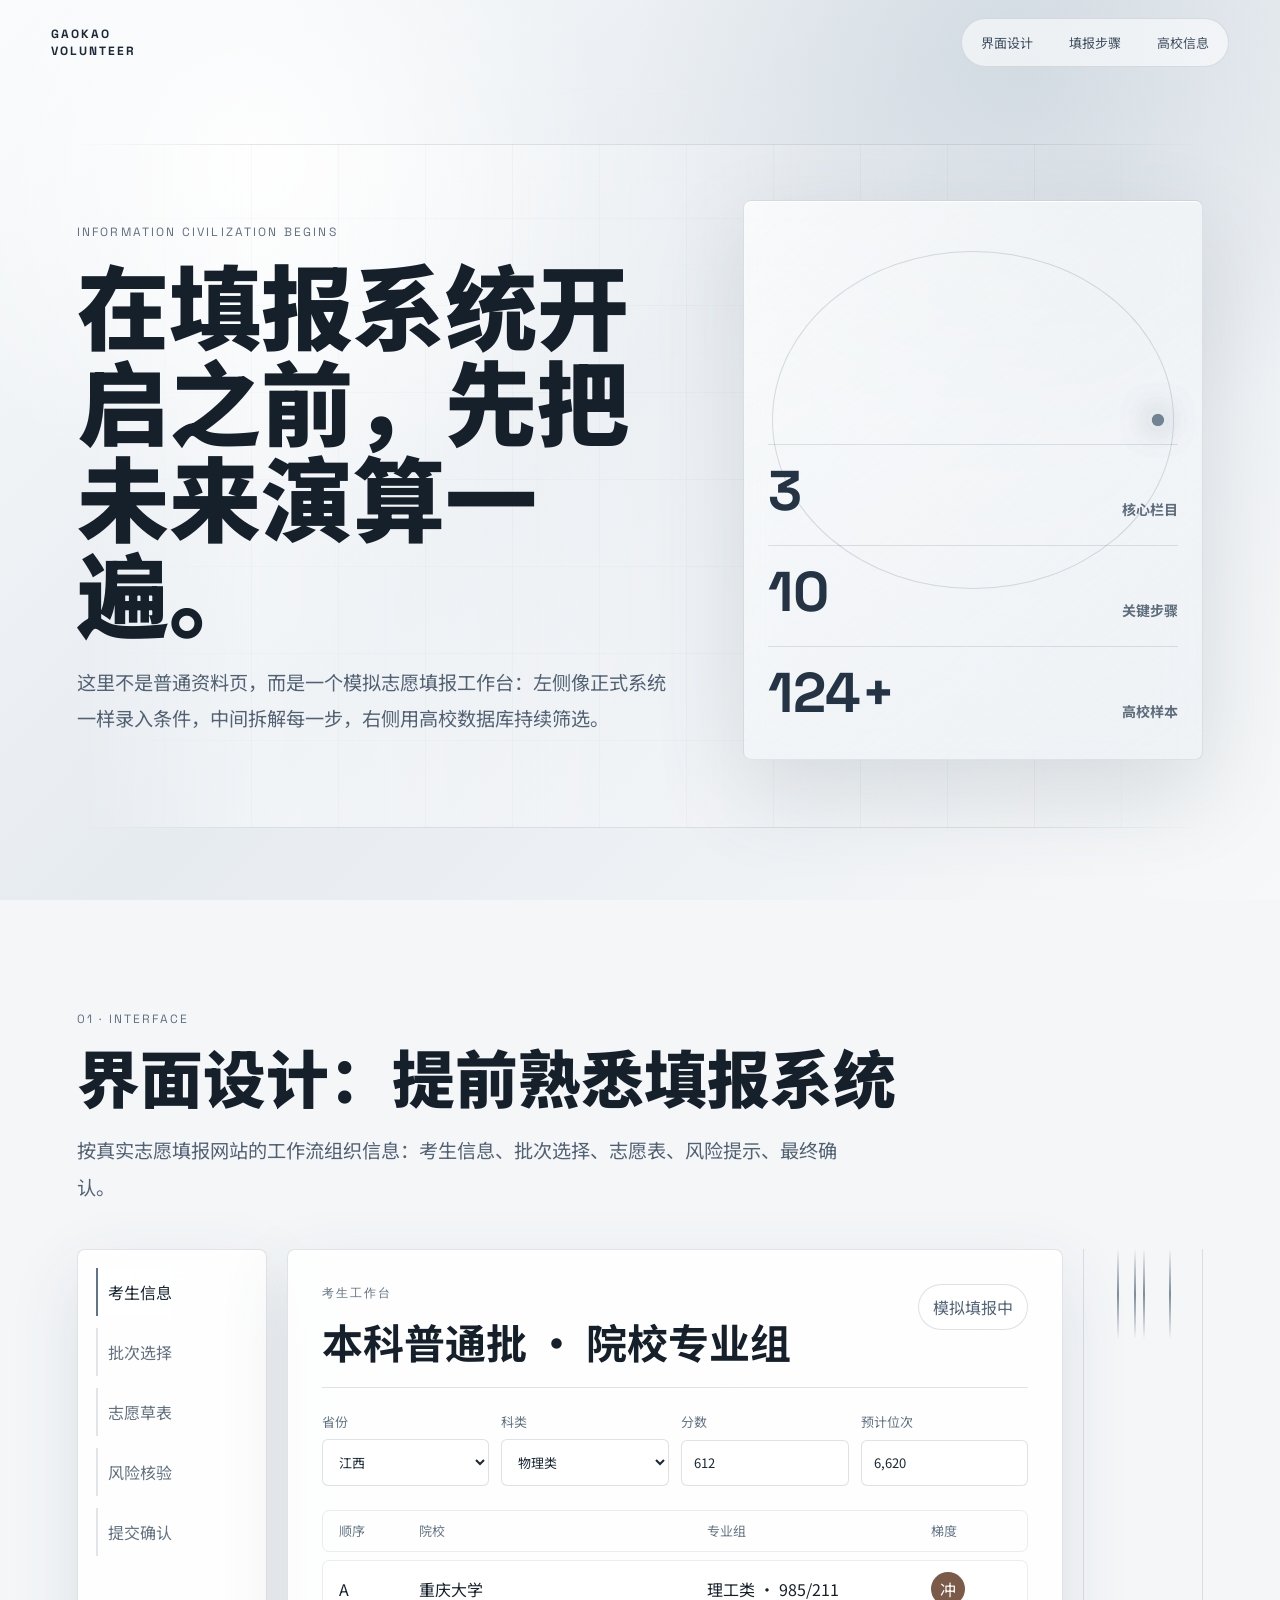
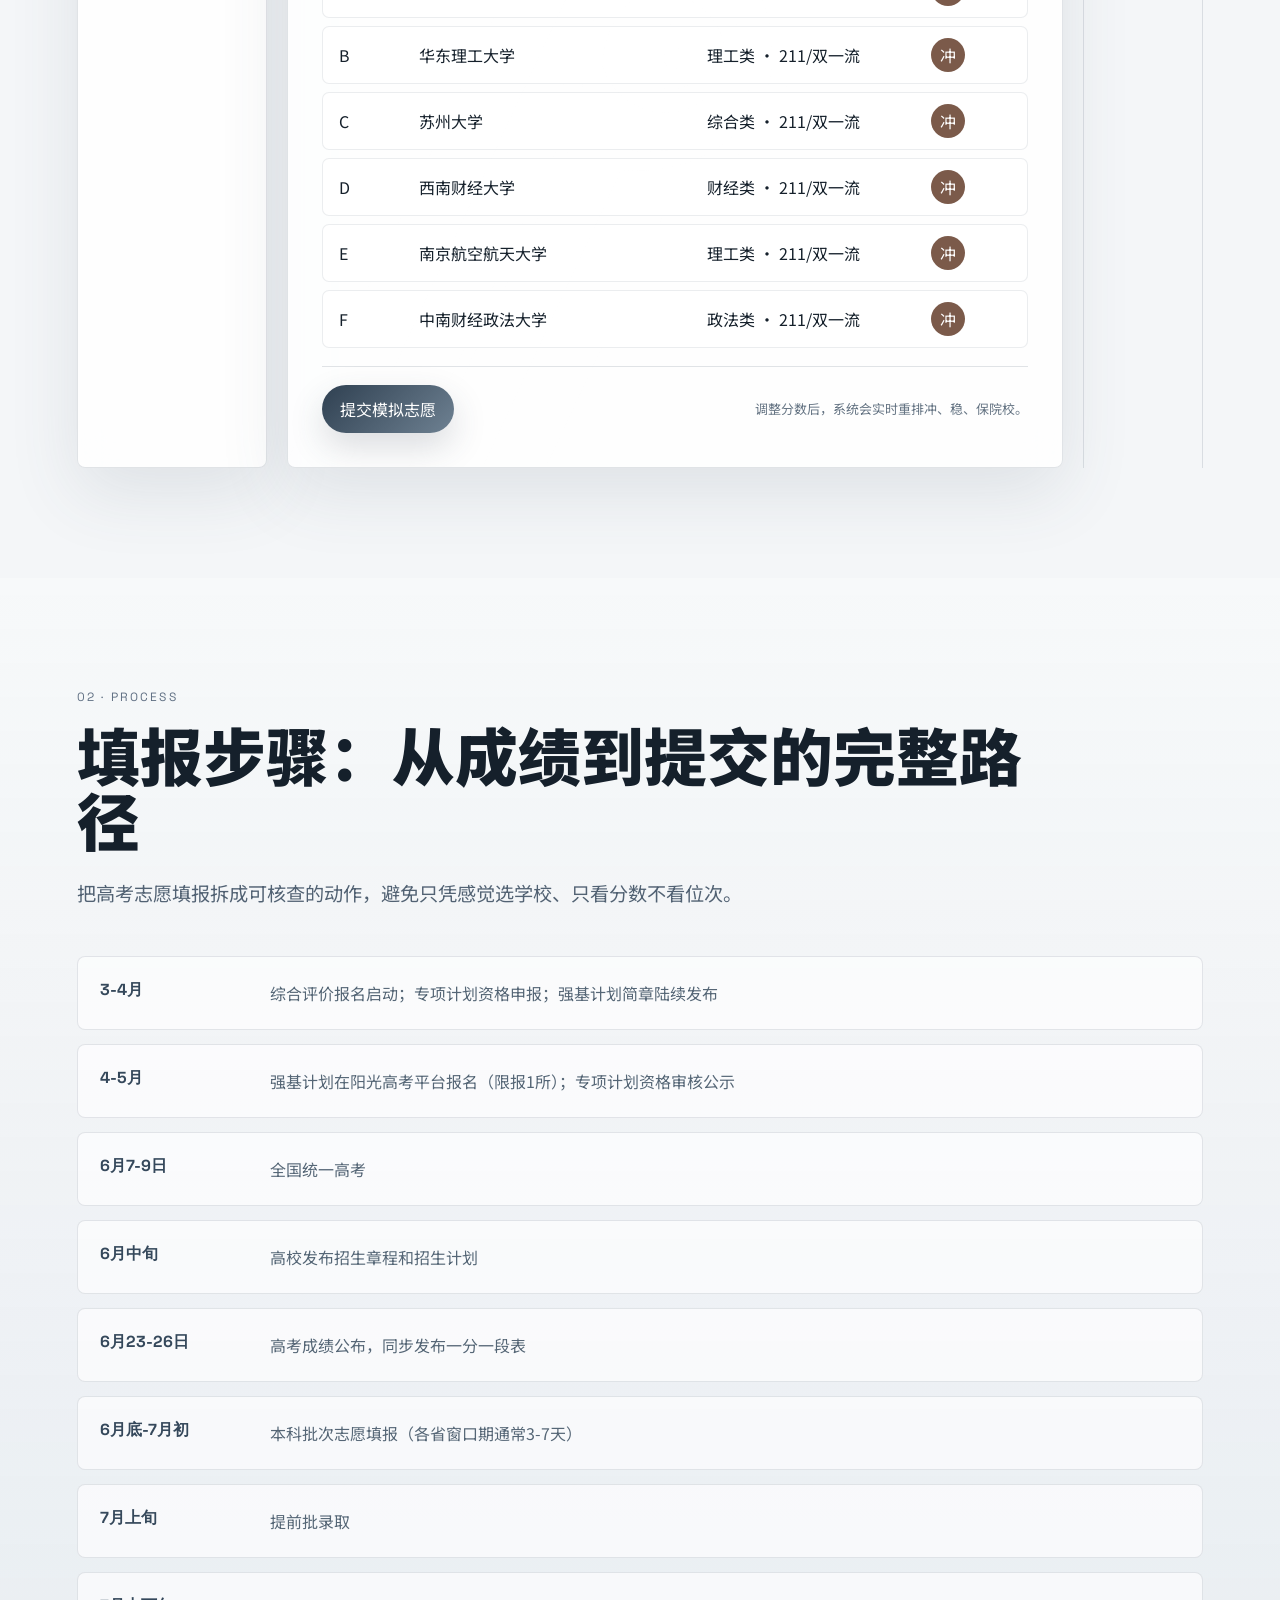
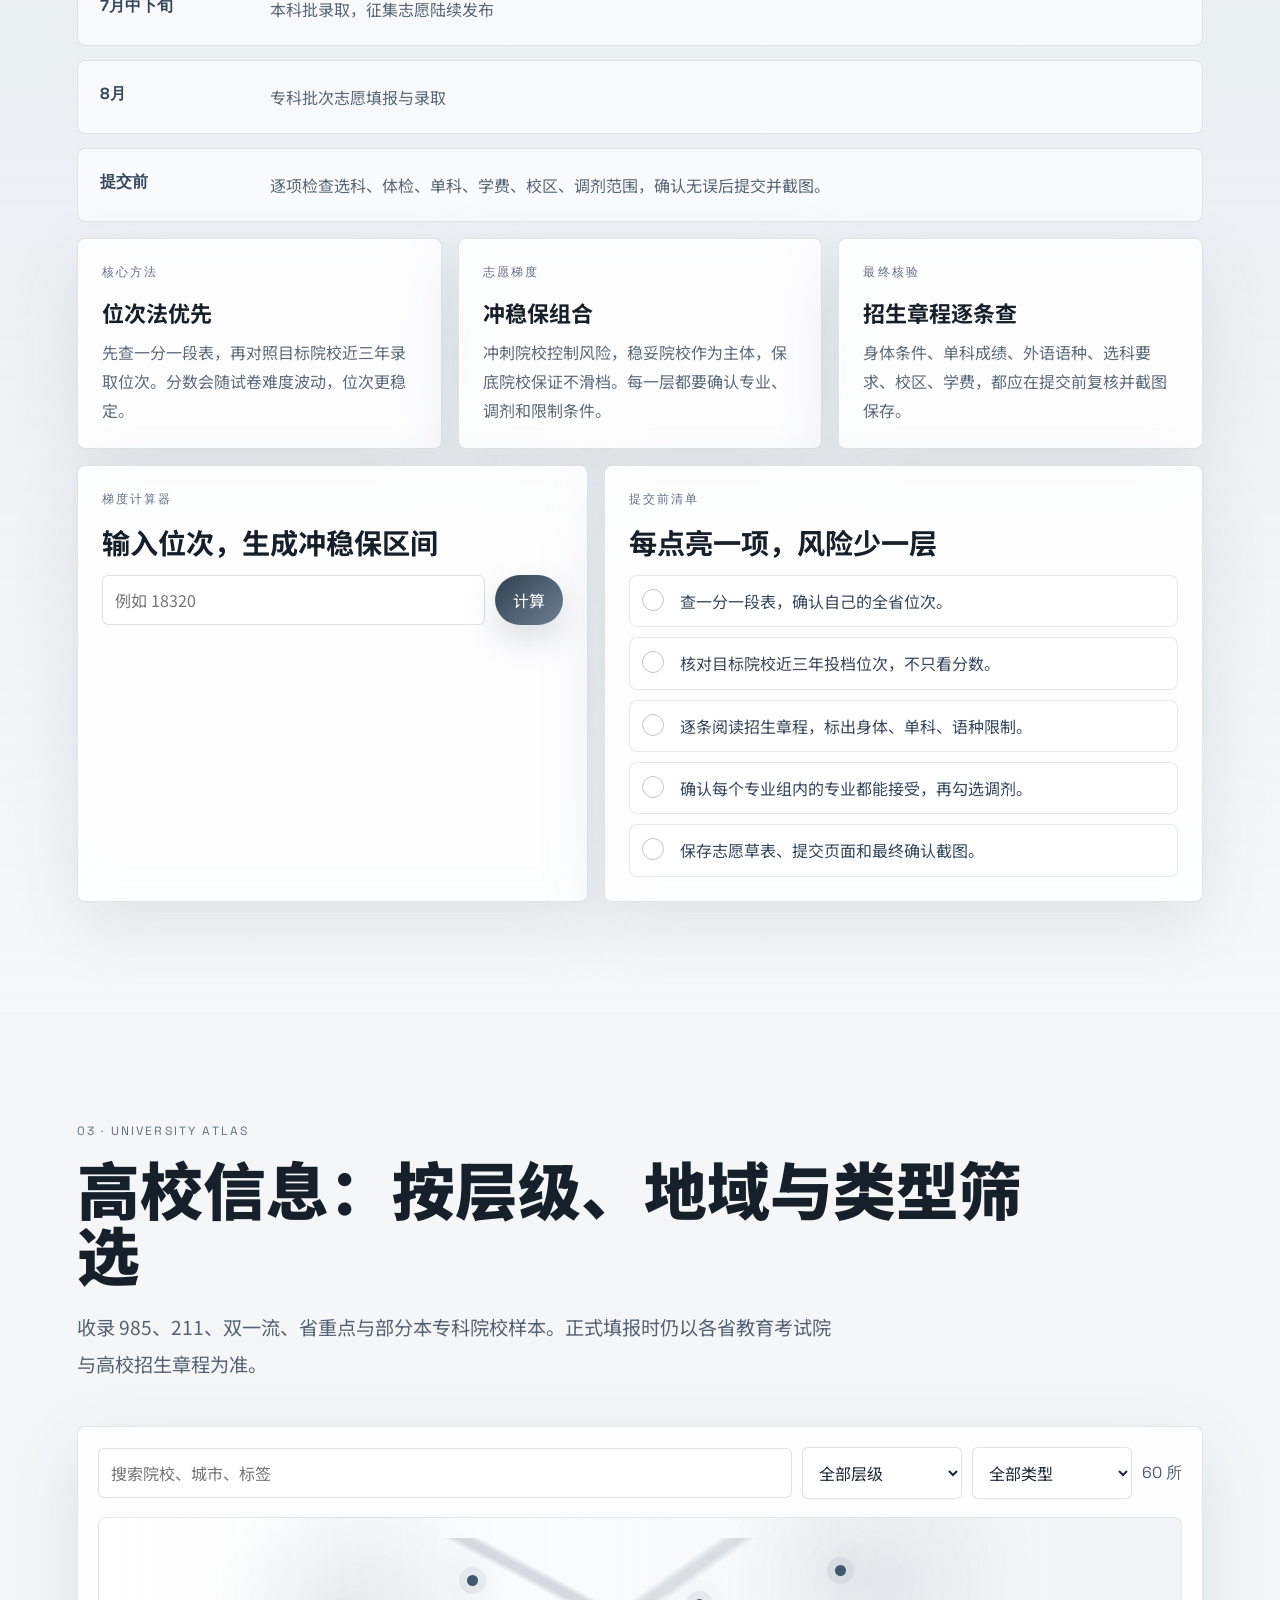
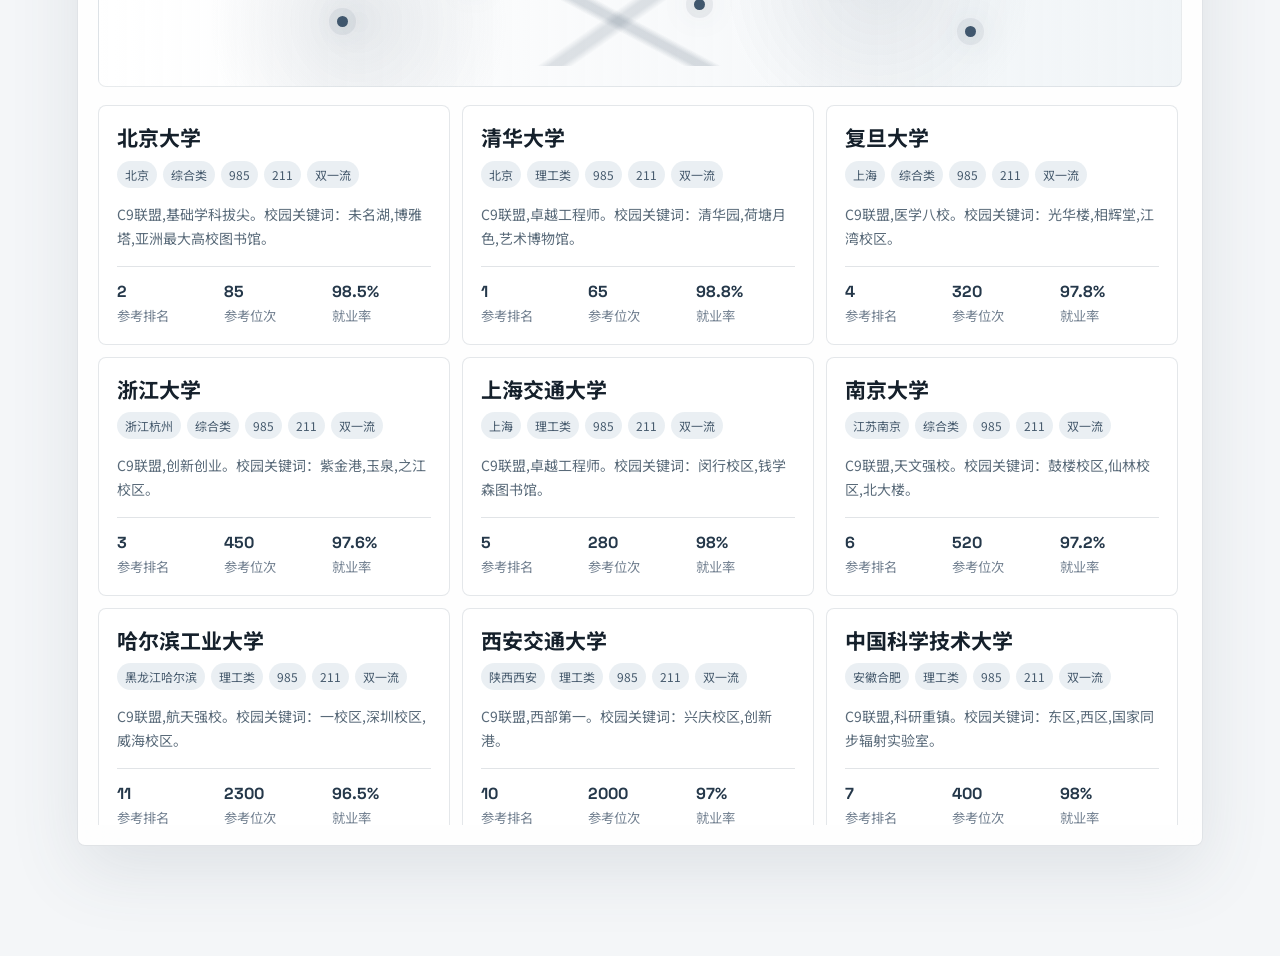
<file: index.html>
<!doctype html>
<html lang="zh-CN">
<head>
  <meta charset="utf-8">
  <meta name="viewport" content="width=device-width, initial-scale=1">
  <title>高考志愿填报帮助站</title>
  <meta name="description" content="提前熟悉高考志愿填报界面、完整填报步骤与高校信息查询。">
  <link rel="icon" href="data:image/svg+xml,%3Csvg xmlns='http://www.w3.org/2000/svg' viewBox='0 0 64 64'%3E%3Crect width='64' height='64' rx='14' fill='%23eef1f4'/%3E%3Cpath d='M15 38c10-15 24-15 34 0' fill='none' stroke='%234e5b68' stroke-width='4' stroke-linecap='round'/%3E%3Cpath d='M22 28h20M22 36h15' stroke='%238996a3' stroke-width='4' stroke-linecap='round'/%3E%3C/svg%3E">
  <link rel="preconnect" href="https://fonts.googleapis.com">
  <link rel="preconnect" href="https://fonts.gstatic.com" crossorigin>
  <link href="https://fonts.googleapis.com/css2?family=Noto+Sans+SC:wght@400;500;700;900&family=Space+Grotesk:wght@500;700&display=swap" rel="stylesheet">
  <link rel="stylesheet" href="css/future.css">
</head>
<body>
  <canvas class="field-canvas" id="fieldCanvas" aria-hidden="true"></canvas>

  <section class="portal" id="portal" aria-label="开幕">
    <canvas class="portal__canvas" id="portalCanvas" aria-hidden="true"></canvas>
    <div class="portal__copy">
      <p class="micro">COLLEGE APPLICATION SYSTEM</p>
      <h1>高考志愿填报帮助站</h1>
      <p>把界面、步骤与高校信息提前展开，让选择不再只发生在截止前的几小时。</p>
    </div>
  </section>

  <header class="chrome">
    <a class="brand" href="#top" aria-label="回到顶部">
      <span>GAOKAO</span>
      <span>VOLUNTEER</span>
    </a>
    <nav class="nav" aria-label="主栏目">
      <a href="#interface">界面设计</a>
      <a href="#steps">填报步骤</a>
      <a href="#universities">高校信息</a>
    </nav>
  </header>

  <main id="top">
    <section class="hero">
      <div class="hero__grid" aria-hidden="true"></div>
      <div class="hero__content reveal">
        <p class="micro">INFORMATION CIVILIZATION BEGINS</p>
        <h2>在填报系统开启之前，先把未来演算一遍。</h2>
        <p class="lead">这里不是普通资料页，而是一个模拟志愿填报工作台：左侧像正式系统一样录入条件，中间拆解每一步，右侧用高校数据库持续筛选。</p>
      </div>
      <div class="hero__panel reveal" aria-label="模拟数据总览">
        <div class="orbit"></div>
        <div class="metric"><span>3</span><b>核心栏目</b></div>
        <div class="metric"><span>10</span><b>关键步骤</b></div>
        <div class="metric"><span id="heroUniCount">100+</span><b>高校样本</b></div>
      </div>
    </section>

    <section class="section" id="interface">
      <div class="section__head reveal">
        <p class="micro">01 · INTERFACE</p>
        <h2>界面设计：提前熟悉填报系统</h2>
        <p>按真实志愿填报网站的工作流组织信息：考生信息、批次选择、志愿表、风险提示、最终确认。</p>
      </div>
      <div class="simulator reveal">
        <aside class="simulator__side">
          <span class="step-dot is-on">考生信息</span>
          <span class="step-dot">批次选择</span>
          <span class="step-dot">志愿草表</span>
          <span class="step-dot">风险核验</span>
          <span class="step-dot">提交确认</span>
        </aside>
        <div class="simulator__desk">
          <div class="desk-top">
            <div>
              <p class="micro">考生工作台</p>
              <h3>本科普通批 · 院校专业组</h3>
            </div>
            <div class="status-pill">模拟填报中</div>
          </div>
          <div class="form-grid">
            <label>省份<select id="mockProvince"><option>江西</option><option>广东</option><option>江苏</option><option>山东</option></select></label>
            <label>科类<select id="mockSubject"><option>物理类</option><option>历史类</option><option>综合改革</option></select></label>
            <label>分数<input id="mockScore" type="number" value="612" min="200" max="750"></label>
            <label>预计位次<input id="mockRank" type="text" value="18,320" readonly></label>
          </div>
          <div class="volunteer-table" role="table" aria-label="志愿草表">
            <div class="trow thead"><span>顺序</span><span>院校</span><span>专业组</span><span>梯度</span></div>
            <div id="mockRows"></div>
          </div>
          <div class="desk-actions">
            <button class="primary-btn" id="mockSubmit" type="button">提交模拟志愿</button>
            <p id="mockHint">调整分数后，系统会实时重排冲、稳、保院校。</p>
          </div>
        </div>
        <div class="simulator__signal" aria-hidden="true">
          <span></span><span></span><span></span><span></span>
        </div>
      </div>
    </section>

    <section class="section section--steps" id="steps">
      <div class="section__head reveal">
        <p class="micro">02 · PROCESS</p>
        <h2>填报步骤：从成绩到提交的完整路径</h2>
        <p>把高考志愿填报拆成可核查的动作，避免只凭感觉选学校、只看分数不看位次。</p>
      </div>
      <div class="timeline" id="timeline"></div>
      <div class="knowledge-grid reveal">
        <article>
          <p class="micro">核心方法</p>
          <h3>位次法优先</h3>
          <p>先查一分一段表，再对照目标院校近三年录取位次。分数会随试卷难度波动，位次更稳定。</p>
        </article>
        <article>
          <p class="micro">志愿梯度</p>
          <h3>冲稳保组合</h3>
          <p>冲刺院校控制风险，稳妥院校作为主体，保底院校保证不滑档。每一层都要确认专业、调剂和限制条件。</p>
        </article>
        <article>
          <p class="micro">最终核验</p>
          <h3>招生章程逐条查</h3>
          <p>身体条件、单科成绩、外语语种、选科要求、校区、学费，都应在提交前复核并截图保存。</p>
        </article>
      </div>
      <div class="tools-grid reveal">
        <article class="rank-tool">
          <p class="micro">梯度计算器</p>
          <h3>输入位次，生成冲稳保区间</h3>
          <div class="tool-row">
            <input id="rankCalc" type="number" placeholder="例如 18320">
            <button class="primary-btn" id="rankCalcBtn" type="button">计算</button>
          </div>
          <div class="range-result" id="rangeResult"></div>
        </article>
        <article class="check-tool">
          <p class="micro">提交前清单</p>
          <h3>每点亮一项，风险少一层</h3>
          <div class="checklist" id="checklist"></div>
        </article>
      </div>
    </section>

    <section class="section" id="universities">
      <div class="section__head reveal">
        <p class="micro">03 · UNIVERSITY ATLAS</p>
        <h2>高校信息：按层级、地域与类型筛选</h2>
        <p>收录 985、211、双一流、省重点与部分本专科院校样本。正式填报时仍以各省教育考试院与高校招生章程为准。</p>
      </div>
      <div class="uni-console reveal">
        <div class="filters">
          <input id="uniSearch" type="search" placeholder="搜索院校、城市、标签">
          <select id="uniLevel">
            <option value="">全部层级</option>
            <option value="985">985</option>
            <option value="211">211</option>
            <option value="双一流">双一流</option>
            <option value="省重点">省重点</option>
            <option value="二本">二本</option>
            <option value="专科">专科</option>
          </select>
          <select id="uniType">
            <option value="">全部类型</option>
            <option value="综合类">综合类</option>
            <option value="理工类">理工类</option>
            <option value="师范类">师范类</option>
            <option value="财经类">财经类</option>
            <option value="医学类">医学类</option>
            <option value="农林类">农林类</option>
            <option value="政法类">政法类</option>
          </select>
          <span class="result-count" id="uniCount">0 所</span>
        </div>
        <div class="map-band" aria-hidden="true">
          <div class="map-node n1"></div><div class="map-node n2"></div><div class="map-node n3"></div>
          <div class="map-node n4"></div><div class="map-node n5"></div>
        </div>
        <div class="uni-grid" id="uniGrid"></div>
      </div>
    </section>
  </main>

  <div class="toast" id="toast" role="status" aria-live="polite"></div>

  <script src="data/content.js"></script>
  <script src="data/universities.js"></script>
  <script src="js/future-site.js"></script>
</body>
</html>
</file>
<file: css/future.css>
:root {
  --bg: #f4f6f8;
  --paper: rgba(255,255,255,.72);
  --paper-strong: rgba(255,255,255,.92);
  --ink: #15202b;
  --mut: #66717d;
  --line: rgba(92,107,122,.18);
  --silver: #c9d0d8;
  --silver-2: #eef2f5;
  --ac: #4e6478;
  --ac-2: #91a2b2;
  --rush: #7b5a4a;
  --steady: #4f6f67;
  --safe: #536c88;
  --ease: cubic-bezier(.16,1,.3,1);
  --sans: "Noto Sans SC", -apple-system, BlinkMacSystemFont, "PingFang SC", "Microsoft YaHei", sans-serif;
  --mono: "Space Grotesk", ui-monospace, SFMono-Regular, Menlo, Consolas, monospace;
}

* { box-sizing: border-box; }
html { scroll-behavior: smooth; background: var(--bg); }
body {
  margin: 0;
  color: var(--ink);
  font-family: var(--sans);
  -webkit-font-smoothing: antialiased;
  text-rendering: optimizeLegibility;
  overflow-x: hidden;
}
body::before {
  content: "";
  position: fixed;
  inset: 0;
  pointer-events: none;
  z-index: -2;
  background:
    radial-gradient(circle at 20% 18%, rgba(255,255,255,.92), transparent 28%),
    radial-gradient(circle at 80% 8%, rgba(183,196,207,.42), transparent 30%),
    linear-gradient(135deg, #f8fafb 0%, #e6ebf0 46%, #f7f8f9 100%);
}
body::after {
  content: "";
  position: fixed;
  inset: 0;
  pointer-events: none;
  z-index: 5;
  opacity: .09;
  background-image: linear-gradient(rgba(21,32,43,.06) 1px, transparent 1px), linear-gradient(90deg, rgba(21,32,43,.05) 1px, transparent 1px);
  background-size: 44px 44px;
  mask-image: radial-gradient(circle at 50% 26%, black 0, transparent 72%);
}

a { color: inherit; text-decoration: none; }
button, input, select { font: inherit; }
::selection { background: #203040; color: white; }

.field-canvas {
  position: fixed;
  inset: 0;
  z-index: -1;
  width: 100%;
  height: 100%;
  pointer-events: none;
}

.portal {
  position: fixed;
  inset: 0;
  z-index: 50;
  display: grid;
  place-items: center;
  overflow: hidden;
  background: #edf1f5;
  transition: opacity .9s var(--ease), visibility .9s var(--ease);
}
.portal.is-done { opacity: 0; visibility: hidden; }
.portal__canvas { position: absolute; inset: 0; width: 100%; height: 100%; }
.portal__copy {
  position: relative;
  width: min(960px, calc(100vw - 40px));
  text-align: center;
  transform: translateY(10px);
  animation: portalCopy 2.7s var(--ease) both;
}
.portal h1 {
  margin: 0;
  font-size: clamp(42px, 8vw, 112px);
  line-height: 1.02;
  font-weight: 900;
  letter-spacing: 0;
  color: #192432;
}
.portal p:last-child {
  margin: 22px auto 0;
  max-width: 680px;
  color: #566371;
  font-size: clamp(15px, 1.6vw, 20px);
  line-height: 1.9;
}
@keyframes portalCopy {
  0%, 34% { opacity: 0; filter: blur(14px); transform: translateY(28px) scale(.96); }
  58%, 82% { opacity: 1; filter: blur(0); transform: translateY(0) scale(1); }
  100% { opacity: 0; filter: blur(10px); transform: translateY(-16px) scale(1.02); }
}

.chrome {
  position: fixed;
  top: 0;
  left: 0;
  right: 0;
  z-index: 20;
  display: flex;
  align-items: center;
  justify-content: space-between;
  padding: 18px clamp(18px, 4vw, 60px);
  color: #1b2836;
  opacity: 0;
  transform: translateY(-12px);
  animation: chromeIn .8s var(--ease) 2.8s forwards;
}
@keyframes chromeIn { to { opacity: 1; transform: none; } }
.brand {
  display: grid;
  gap: 1px;
  font-family: var(--mono);
  font-weight: 700;
  font-size: 12px;
  letter-spacing: .16em;
}
.nav {
  display: flex;
  gap: 8px;
  padding: 5px;
  border: 1px solid var(--line);
  border-radius: 999px;
  background: rgba(255,255,255,.58);
  backdrop-filter: blur(18px);
}
.nav a {
  padding: 9px 14px;
  border-radius: 999px;
  color: #405060;
  font-size: 13px;
  transition: background .25s var(--ease), color .25s var(--ease);
}
.nav a:hover { background: white; color: #15202b; }

.hero {
  position: relative;
  min-height: 100svh;
  display: grid;
  grid-template-columns: minmax(0, 1fr) minmax(320px, 460px);
  align-items: center;
  gap: clamp(28px, 5vw, 80px);
  padding: 110px clamp(22px, 6vw, 86px) 50px;
}
.hero__grid {
  position: absolute;
  inset: 16vh 6vw 8vh;
  border: 1px solid rgba(90,104,119,.16);
  background:
    linear-gradient(90deg, rgba(255,255,255,.52), transparent),
    repeating-linear-gradient(90deg, transparent 0 86px, rgba(92,107,122,.12) 87px),
    repeating-linear-gradient(0deg, transparent 0 86px, rgba(92,107,122,.1) 87px);
  mask-image: linear-gradient(90deg, transparent, black 16%, black 84%, transparent);
}
.hero__content, .section__head { position: relative; z-index: 1; }
.micro {
  margin: 0 0 14px;
  font-family: var(--mono);
  font-size: 12px;
  line-height: 1.6;
  letter-spacing: .18em;
  color: #607083;
  text-transform: uppercase;
}
.hero h2, .section__head h2 {
  margin: 0;
  max-width: 980px;
  font-size: clamp(42px, 7.2vw, 110px);
  line-height: 1.04;
  font-weight: 900;
  letter-spacing: 0;
}
.section__head h2 { font-size: clamp(34px, 4.9vw, 76px); }
.lead, .section__head p:last-child {
  max-width: 760px;
  margin: 24px 0 0;
  color: #526273;
  font-size: clamp(16px, 1.5vw, 21px);
  line-height: 1.9;
}
.hero__panel {
  position: relative;
  min-height: 560px;
  border: 1px solid rgba(101,116,132,.18);
  background: linear-gradient(145deg, rgba(255,255,255,.72), rgba(232,238,243,.42));
  box-shadow: 0 32px 90px rgba(68,84,101,.16), inset 0 1px 0 white;
  backdrop-filter: blur(16px);
  overflow: hidden;
  display: grid;
  align-content: end;
  gap: 12px;
  padding: 24px;
  border-radius: 8px;
}
.orbit {
  position: absolute;
  inset: 50px 28px 170px;
  border: 1px solid rgba(60,80,100,.18);
  border-radius: 50%;
}
.orbit::before, .orbit::after {
  content: "";
  position: absolute;
  width: 12px;
  height: 12px;
  border-radius: 50%;
  background: #728394;
  box-shadow: 0 0 30px rgba(94,113,132,.65);
  animation: orbit 7s linear infinite;
}
.orbit::after { animation-duration: 10s; animation-direction: reverse; }
@keyframes orbit {
  from { offset-distance: 0%; }
  to { offset-distance: 100%; }
}
.orbit::before, .orbit::after { offset-path: ellipse(46% 36% at 50% 50%); }
.metric {
  position: relative;
  display: flex;
  align-items: end;
  justify-content: space-between;
  padding: 18px 0 14px;
  border-top: 1px solid var(--line);
}
.metric span { font: 700 clamp(34px, 5vw, 56px)/1 var(--mono); color: #243444; }
.metric b { font-size: 14px; color: #5e6d7c; }

.section {
  position: relative;
  padding: 110px clamp(22px, 6vw, 86px);
}
.section--steps {
  background: linear-gradient(180deg, rgba(255,255,255,.3), rgba(222,229,235,.42), rgba(255,255,255,.24));
}

.simulator {
  position: relative;
  margin-top: 44px;
  min-height: 620px;
  display: grid;
  grid-template-columns: 190px minmax(0, 1fr) 120px;
  gap: 20px;
  --mx: 50%;
  --my: 50%;
}
.simulator__side, .simulator__desk, .knowledge-grid article, .tools-grid article, .uni-console {
  border: 1px solid rgba(92,107,122,.18);
  border-radius: 8px;
  background: rgba(255,255,255,.84);
  box-shadow: 0 24px 70px rgba(67,84,102,.12), inset 0 1px 0 white;
  backdrop-filter: blur(18px);
}
.simulator__side {
  padding: 18px;
  display: grid;
  align-content: start;
  gap: 12px;
}
.step-dot {
  display: block;
  padding: 12px 10px;
  color: #627180;
  border-left: 2px solid rgba(96,112,128,.18);
}
.step-dot.is-on {
  color: #182532;
  border-color: #5e7488;
  background: linear-gradient(90deg, rgba(255,255,255,.8), transparent);
}
.simulator__desk { padding: clamp(18px, 3vw, 34px); }
.simulator__desk::before {
  content: "";
  position: absolute;
  inset: 0;
  pointer-events: none;
  opacity: .8;
  background: radial-gradient(circle at var(--mx) var(--my), rgba(255,255,255,.92), transparent 22%),
    linear-gradient(115deg, transparent 30%, rgba(255,255,255,.34), transparent 58%);
  mix-blend-mode: screen;
  transition: opacity .3s var(--ease);
}
.simulator:not(:hover) .simulator__desk::before { opacity: .18; }
.simulator__desk { position: relative; overflow: hidden; }
.simulator__desk > * { position: relative; z-index: 1; }
.desk-top {
  display: flex;
  justify-content: space-between;
  gap: 20px;
  align-items: start;
  padding-bottom: 22px;
  border-bottom: 1px solid var(--line);
}
.desk-top h3 { margin: 0; font-size: clamp(24px, 3.2vw, 46px); line-height: 1.15; }
.status-pill {
  padding: 10px 14px;
  border: 1px solid rgba(86,103,120,.2);
  border-radius: 999px;
  background: white;
  color: #526579;
  white-space: nowrap;
}
.form-grid {
  display: grid;
  grid-template-columns: repeat(4, minmax(0, 1fr));
  gap: 12px;
  margin: 24px 0;
}
label {
  display: grid;
  gap: 8px;
  color: #647484;
  font-size: 13px;
}
input, select {
  width: 100%;
  border: 1px solid rgba(91,108,124,.2);
  border-radius: 6px;
  background: rgba(255,255,255,.82);
  color: #1a2836;
  padding: 12px 12px;
  outline: none;
}
input:focus, select:focus { border-color: #6d8194; box-shadow: 0 0 0 4px rgba(109,129,148,.12); }
.volunteer-table { display: grid; gap: 8px; }
.trow {
  display: grid;
  grid-template-columns: 70px 1.3fr 1fr 80px;
  gap: 10px;
  align-items: center;
  min-height: 58px;
  padding: 0 16px;
  background: rgba(255,255,255,.58);
  border: 1px solid rgba(95,111,126,.12);
  border-radius: 7px;
  cursor: grab;
  transition: transform .28s var(--ease), background .28s var(--ease), border-color .28s var(--ease), box-shadow .28s var(--ease);
}
#mockRows { display: grid; gap: 8px; }
#mockRows .trow:hover {
  transform: translateX(8px);
  background: rgba(255,255,255,.86);
  border-color: rgba(83,101,118,.28);
  box-shadow: 0 14px 36px rgba(72,88,105,.12);
}
#mockRows .trow.is-new {
  animation: rowMaterialize .55s var(--ease) both;
}
#mockRows .trow.is-dragging { opacity: .48; transform: scale(.985); cursor: grabbing; }
@keyframes rowMaterialize {
  from { opacity: 0; transform: translateY(16px); filter: blur(8px); }
  to { opacity: 1; transform: none; filter: blur(0); }
}
.thead { min-height: 42px; color: #687888; font-size: 13px; background: transparent; }
.risk { justify-self: start; width: 34px; height: 34px; display: grid; place-items: center; border-radius: 50%; color: white; }
.rush { background: var(--rush); }
.steady { background: var(--steady); }
.safe { background: var(--safe); }
.desk-actions {
  display: flex;
  align-items: center;
  justify-content: space-between;
  gap: 18px;
  margin-top: 18px;
  padding-top: 18px;
  border-top: 1px solid var(--line);
}
.desk-actions p {
  margin: 0;
  color: #657483;
  line-height: 1.65;
  font-size: 13px;
}
.primary-btn {
  border: 0;
  border-radius: 999px;
  padding: 12px 18px;
  color: white;
  background: linear-gradient(135deg, #2f4051, #6e8192);
  box-shadow: 0 14px 34px rgba(53,69,85,.18);
  cursor: pointer;
  transition: transform .24s var(--ease), box-shadow .24s var(--ease), filter .24s var(--ease);
  white-space: nowrap;
}
.primary-btn:hover {
  transform: translateY(-2px);
  filter: brightness(1.05);
  box-shadow: 0 18px 42px rgba(53,69,85,.24);
}
.simulator__signal {
  position: relative;
  border-left: 1px solid rgba(95,112,128,.18);
  border-right: 1px solid rgba(95,112,128,.18);
  overflow: hidden;
}
.simulator__signal span {
  position: absolute;
  left: 50%;
  width: 2px;
  height: 90px;
  background: linear-gradient(180deg, transparent, rgba(87,105,123,.75), transparent);
  animation: flowDown 2.4s linear infinite;
}
.simulator__signal span:nth-child(2) { animation-delay: .5s; left: 28%; }
.simulator__signal span:nth-child(3) { animation-delay: 1.1s; left: 72%; }
.simulator__signal span:nth-child(4) { animation-delay: 1.6s; left: 42%; }
@keyframes flowDown { from { transform: translateY(-120px); } to { transform: translateY(700px); } }

.timeline {
  position: relative;
  margin-top: 44px;
  display: grid;
  gap: 14px;
}
.time-item {
  position: relative;
  display: grid;
  grid-template-columns: 150px minmax(0, 1fr);
  gap: 20px;
  align-items: start;
  padding: 22px;
  border: 1px solid rgba(92,107,122,.16);
  border-radius: 8px;
  background: rgba(255,255,255,.62);
  overflow: hidden;
}
.time-item::before {
  content: "";
  position: absolute;
  inset: 0;
  transform: translateX(-110%);
  background: linear-gradient(90deg, transparent, rgba(255,255,255,.72), transparent);
  animation: sheen 5s var(--ease) infinite;
}
@keyframes sheen { 58%, 100% { transform: translateX(110%); } }
.time-item b { font-family: var(--mono); color: #35485b; }
.time-item p { margin: 0; color: #556676; line-height: 1.75; }
.knowledge-grid {
  display: grid;
  grid-template-columns: repeat(3, minmax(0, 1fr));
  gap: 16px;
  margin-top: 16px;
}
.tools-grid {
  display: grid;
  grid-template-columns: minmax(0, .92fr) minmax(0, 1.08fr);
  gap: 16px;
  margin-top: 16px;
}
.tools-grid article {
  padding: 24px;
  background: rgba(255,255,255,.9);
}
.tools-grid h3 {
  margin: 0 0 16px;
  font-size: clamp(22px, 2.2vw, 32px);
  line-height: 1.25;
}
.tool-row {
  display: grid;
  grid-template-columns: minmax(0, 1fr) auto;
  gap: 10px;
}
.range-result {
  display: grid;
  grid-template-columns: repeat(3, minmax(0, 1fr));
  gap: 10px;
  margin-top: 14px;
}
.range-card {
  padding: 16px;
  border: 1px solid rgba(88,106,123,.16);
  border-radius: 8px;
  background: rgba(255,255,255,.64);
  animation: rowMaterialize .45s var(--ease) both;
}
.range-card b {
  display: block;
  margin-bottom: 8px;
  font-size: 18px;
}
.range-card span {
  display: block;
  font-family: var(--mono);
  color: #314558;
}
.range-card small { color: #657587; line-height: 1.6; }
.checklist {
  display: grid;
  gap: 10px;
}
.check-item {
  display: grid;
  grid-template-columns: 28px minmax(0, 1fr);
  gap: 10px;
  align-items: start;
  padding: 12px;
  border: 1px solid rgba(88,106,123,.14);
  border-radius: 8px;
  background: rgba(255,255,255,.52);
  cursor: pointer;
  transition: background .24s var(--ease), transform .24s var(--ease);
}
.check-item:hover { background: rgba(255,255,255,.86); transform: translateX(4px); }
.check-box {
  width: 22px;
  height: 22px;
  border: 1px solid rgba(63,80,98,.32);
  border-radius: 50%;
  position: relative;
  margin-top: 1px;
}
.check-item.is-on .check-box {
  background: #40566b;
  border-color: #40566b;
  box-shadow: 0 0 0 7px rgba(64,86,107,.1);
}
.check-item.is-on .check-box::after {
  content: "";
  position: absolute;
  left: 7px;
  top: 4px;
  width: 6px;
  height: 10px;
  border: solid white;
  border-width: 0 2px 2px 0;
  transform: rotate(45deg);
}
.check-item span { color: #34485b; line-height: 1.65; }
.check-item.is-on span { color: #1d2b38; }
.knowledge-grid article { padding: 24px; }
.knowledge-grid h3 { margin: 0 0 10px; font-size: 22px; }
.knowledge-grid p:last-child { margin: 0; color: #5a6b7a; line-height: 1.8; }

.uni-console { margin-top: 44px; padding: 20px; overflow: hidden; }
.filters {
  display: grid;
  grid-template-columns: minmax(220px, 1fr) 160px 160px auto;
  gap: 10px;
  align-items: center;
  margin-bottom: 18px;
}
.result-count {
  justify-self: end;
  font-family: var(--mono);
  color: #4d6072;
}
.map-band {
  position: relative;
  height: 170px;
  margin-bottom: 18px;
  border: 1px solid rgba(94,111,128,.14);
  background:
    radial-gradient(circle at 24% 62%, rgba(91,109,128,.14), transparent 18%),
    radial-gradient(circle at 72% 38%, rgba(91,109,128,.12), transparent 20%),
    linear-gradient(90deg, rgba(255,255,255,.65), rgba(224,231,237,.42));
  border-radius: 8px;
}
.map-band::before {
  content: "";
  position: absolute;
  inset: 20px;
  background:
    linear-gradient(28deg, transparent 44%, rgba(82,101,120,.22) 45%, rgba(82,101,120,.22) 46%, transparent 47%),
    linear-gradient(145deg, transparent 49%, rgba(82,101,120,.18) 50%, rgba(82,101,120,.18) 51%, transparent 52%);
}
.map-node {
  position: absolute;
  width: 11px;
  height: 11px;
  border-radius: 50%;
  background: #40576d;
  box-shadow: 0 0 0 8px rgba(64,87,109,.08), 0 0 30px rgba(64,87,109,.4);
  animation: pulse 2.8s ease-in-out infinite;
}
.n1 { left: 22%; top: 58%; }
.n2 { left: 34%; top: 34%; animation-delay: .3s; }
.n3 { left: 55%; top: 48%; animation-delay: .7s; }
.n4 { left: 68%; top: 28%; animation-delay: 1.1s; }
.n5 { left: 80%; top: 64%; animation-delay: 1.5s; }
@keyframes pulse { 50% { transform: scale(1.45); opacity: .58; } }
.uni-grid {
  display: grid;
  grid-template-columns: repeat(3, minmax(0, 1fr));
  gap: 12px;
  max-height: 720px;
  overflow: auto;
  padding-right: 4px;
}
.uni-card {
  min-height: 208px;
  padding: 18px;
  border: 1px solid rgba(89,106,122,.16);
  border-radius: 8px;
  background: rgba(255,255,255,.68);
  transition: transform .24s var(--ease), background .24s var(--ease), box-shadow .24s var(--ease);
  transform-style: preserve-3d;
}
.uni-card:hover {
  transform: translateY(-4px) rotateX(var(--rx, 0deg)) rotateY(var(--ry, 0deg));
  background: white;
  box-shadow: 0 20px 48px rgba(65,82,99,.14);
}
.uni-card h3 { margin: 0 0 10px; font-size: 21px; line-height: 1.25; }
.uni-meta {
  display: flex;
  flex-wrap: wrap;
  gap: 6px;
  margin-bottom: 14px;
}
.uni-meta span {
  padding: 5px 8px;
  border-radius: 999px;
  background: rgba(226,232,238,.7);
  color: #465a6d;
  font-size: 12px;
}
.uni-card p { margin: 0; color: #596a79; line-height: 1.72; font-size: 14px; }
.uni-stats {
  display: grid;
  grid-template-columns: repeat(3, 1fr);
  gap: 8px;
  margin-top: 16px;
  padding-top: 14px;
  border-top: 1px solid var(--line);
}
.uni-stats b { display: block; font-family: var(--mono); color: #25384a; }
.uni-stats small { color: #738191; }

.reveal {
  opacity: 0;
  transform: translateY(24px);
  transition: opacity .7s var(--ease), transform .7s var(--ease);
}
.reveal.is-visible { opacity: 1; transform: none; }

.toast {
  position: fixed;
  left: 50%;
  bottom: 24px;
  z-index: 60;
  max-width: min(520px, calc(100vw - 32px));
  padding: 13px 18px;
  border: 1px solid rgba(88,106,123,.18);
  border-radius: 999px;
  background: rgba(255,255,255,.82);
  box-shadow: 0 24px 70px rgba(65,82,99,.18);
  color: #243342;
  backdrop-filter: blur(18px);
  transform: translate(-50%, 18px);
  opacity: 0;
  pointer-events: none;
  transition: opacity .32s var(--ease), transform .32s var(--ease);
}
.toast.is-on { opacity: 1; transform: translate(-50%, 0); }

@media (max-width: 900px) {
  .chrome { align-items: start; gap: 16px; }
  .nav { max-width: 68vw; overflow-x: auto; }
  .nav a { white-space: nowrap; }
  .hero { grid-template-columns: 1fr; padding-top: 104px; }
  .hero__panel { min-height: 420px; }
  .simulator { grid-template-columns: 1fr; }
  .simulator__signal { display: none; }
  .form-grid, .knowledge-grid, .tools-grid, .range-result, .uni-grid, .filters { grid-template-columns: 1fr; }
  .result-count { justify-self: start; }
  .time-item { grid-template-columns: 1fr; gap: 8px; }
  .trow { grid-template-columns: 42px 1fr; }
  .trow span:nth-child(3), .thead span:nth-child(3) { display: none; }
  .desk-actions, .tool-row { grid-template-columns: 1fr; display: grid; }
  .portal h1 { font-size: clamp(38px, 15vw, 70px); }
}

@media (prefers-reduced-motion: reduce) {
  *, *::before, *::after { animation-duration: .01ms !important; animation-iteration-count: 1 !important; scroll-behavior: auto !important; transition-duration: .01ms !important; }
  .portal { display: none; }
  .reveal { opacity: 1; transform: none; }
}
</file>
